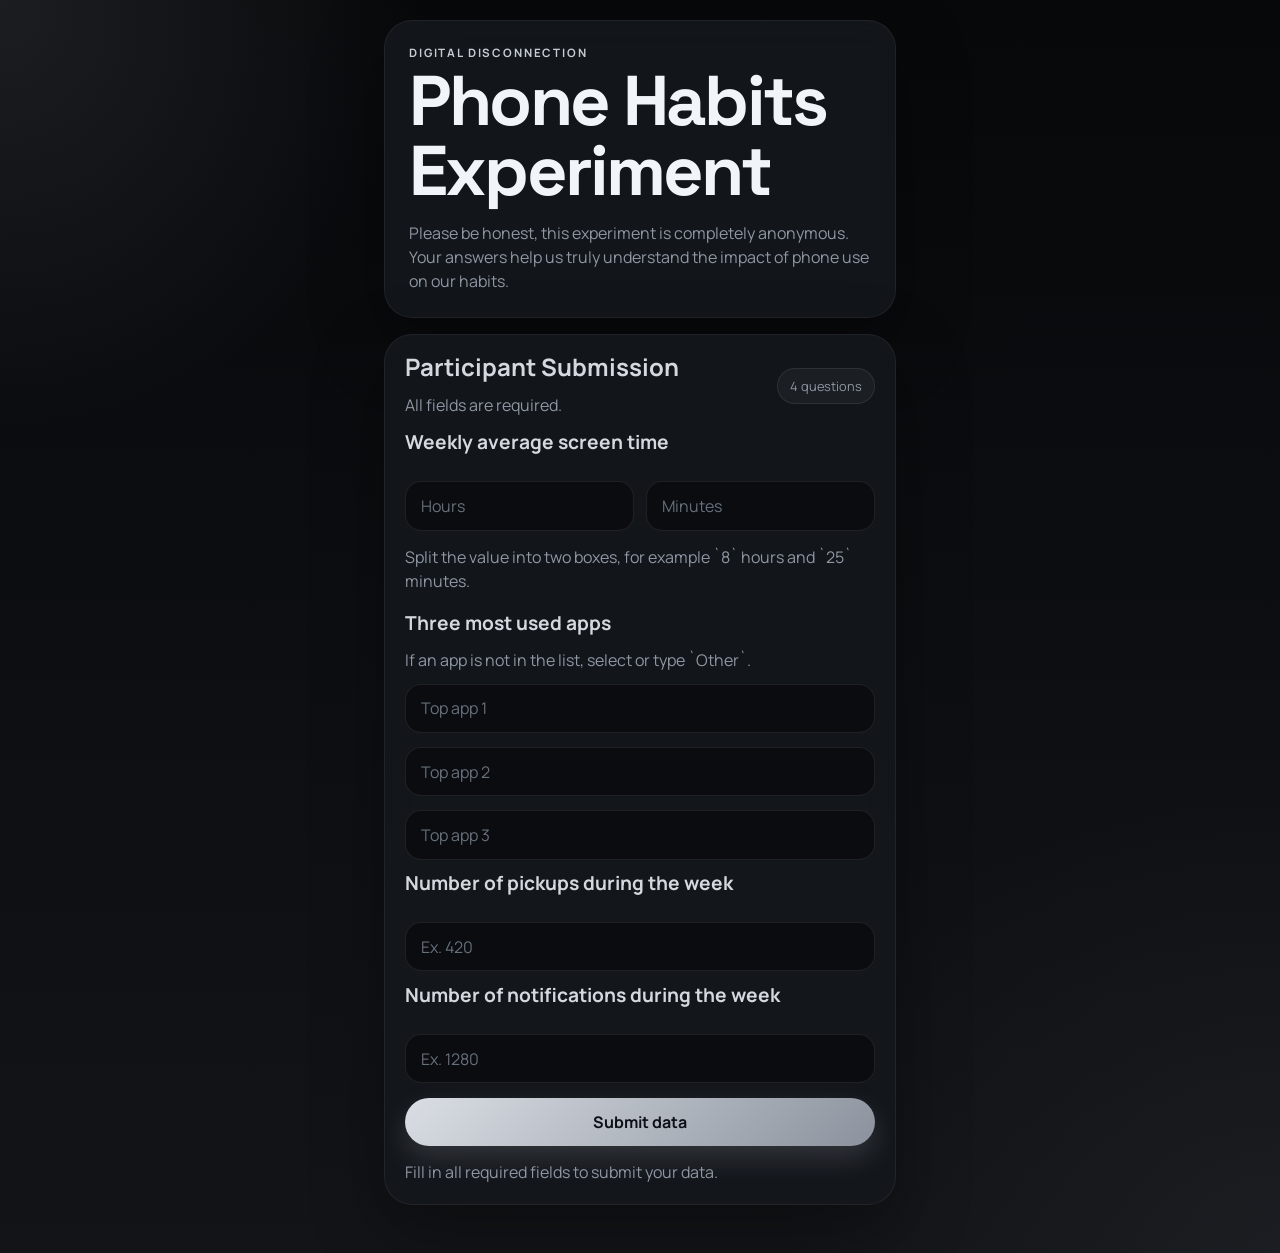
<file: index.html>
<!doctype html>
<html lang="en">
  <head>
    <meta charset="UTF-8" />
    <meta
      name="viewport"
      content="width=device-width, initial-scale=1.0, viewport-fit=cover"
    />
    <title>Digital Disconnection | Submission</title>
    <meta
      name="description"
      content="Submit your weekly screen time data from your phone."
    />
    <link rel="preconnect" href="https://fonts.googleapis.com" />
    <link rel="preconnect" href="https://fonts.gstatic.com" crossorigin />
    <link
      href="https://fonts.googleapis.com/css2?family=Space+Grotesk:wght@400;500;700&family=Manrope:wght@400;500;600;700&display=swap"
      rel="stylesheet"
    />
    <link rel="stylesheet" href="./styles.css" />
    <script src="./upload.js" defer></script>
  </head>
  <body>
    <main class="app-shell">
      <section class="hero-card">
        <p class="eyebrow">Digital Disconnection</p>
        <h1>Phone Habits Experiment</h1>
        <p class="hero-copy">
          Please be honest, this experiment is completely anonymous. Your answers help us truly understand the impact of phone use on our habits.
        </p>
      </section>

      <section class="panel">
        <div class="panel-heading">
          <div>
            <h2>Participant Submission</h2>
            <p class="helper-text">All fields are required.</p>
          </div>
          <span class="chip">4 questions</span>
        </div>

        <form id="uploadForm" class="stack-form">
          <h3 class="subheading">Weekly average screen time</h3>
          <div class="time-grid">
            <input
              id="weeklyHours"
              name="weeklyHours"
              class="text-input"
              type="number"
              min="0"
              max="23"
              inputmode="numeric"
              required
              placeholder="Hours"
            />
            <input
              id="weeklyMinutes"
              name="weeklyMinutes"
              class="text-input"
              type="number"
              min="0"
              max="59"
              inputmode="numeric"
              required
              placeholder="Minutes"
            />
          </div>
          <p class="helper-text">Split the value into two boxes, for example `8` hours and `25` minutes.</p>

          <div class="entry-editor">
            <div class="panel-heading compact-heading">
              <div>
                <h2 class="subheading">Three most used apps</h2>
                <p class="helper-text">If an app is not in the list, select or type `Other`.</p>
              </div>
            </div>

            <div class="entries-list fixed-three">
              <div class="autocomplete-field">
                <input id="topApp1" class="text-input" type="text" maxlength="60" placeholder="Top app 1" autocomplete="off" required />
                <div class="autocomplete-list" id="topApp1Suggestions"></div>
              </div>
              <div class="autocomplete-field">
                <input id="topApp2" class="text-input" type="text" maxlength="60" placeholder="Top app 2" autocomplete="off" required />
                <div class="autocomplete-list" id="topApp2Suggestions"></div>
              </div>
              <div class="autocomplete-field">
                <input id="topApp3" class="text-input" type="text" maxlength="60" placeholder="Top app 3" autocomplete="off" required />
                <div class="autocomplete-list" id="topApp3Suggestions"></div>
              </div>
            </div>
          </div>

          <h3 class="subheading">Number of pickups during the week</h3>
          <input
            id="pickupsCount"
            name="pickupsCount"
            class="text-input"
            type="number"
            min="0"
            inputmode="numeric"
            required
            placeholder="Ex. 420"
          />

          <h3 class="subheading">Number of notifications during the week</h3>
          <input
            id="notificationsCount"
            name="notificationsCount"
            class="text-input"
            type="number"
            min="0"
            inputmode="numeric"
            required
            placeholder="Ex. 1280"
          />

          <button class="primary-button" id="submitButton" type="submit">
            Submit data
          </button>
          <p class="status-text" id="statusText">
            Fill in all required fields to submit your data.
          </p>
        </form>
      </section>
    </main>

    <div class="modal-backdrop is-hidden" id="honestyModal" aria-hidden="true">
      <div class="modal-card" role="dialog" aria-modal="true" aria-labelledby="honestyTitle">
        <p class="section-kicker">Final Check</p>
        <h2 id="honestyTitle">Were you honest?</h2>
        <p class="hero-copy">If not, please enter the correct data.</p>
        <div class="modal-actions">
          <button class="primary-button" id="confirmHonestyButton" type="button">
            Yes, I was honest
          </button>
          <button class="ghost-button" id="editHonestyButton" type="button">
            No, let me edit my data
          </button>
        </div>
      </div>
    </div>
  </body>
</html>
</file>
<file: styles.css>
:root {
  color-scheme: dark;
  --bg: #121417;
  --bg-deep: #090a0c;
  --panel: rgba(20, 24, 29, 0.86);
  --panel-soft: rgba(24, 28, 34, 0.9);
  --text: #d5d9df;
  --muted: #8e97a3;
  --line: rgba(213, 217, 223, 0.1);
  --accent: #8e939c;
  --accent-deep: #c6ccd4;
  --shadow: 0 24px 70px rgba(0, 0, 0, 0.35);
  --radius-xl: 28px;
  --radius-lg: 20px;
}

* {
  box-sizing: border-box;
}

html {
  font-size: 16px;
}

body {
  margin: 0;
  min-height: 100vh;
  font-family: "Manrope", sans-serif;
  color: var(--text);
  background:
    radial-gradient(circle at top left, rgba(118, 128, 143, 0.18), transparent 24%),
    radial-gradient(circle at bottom right, rgba(90, 97, 110, 0.12), transparent 28%),
    linear-gradient(180deg, #070809, var(--bg-deep) 18%, var(--bg) 100%);
}

button,
input {
  font: inherit;
}

.app-shell,
.dashboard-shell {
  margin: 0 auto;
  padding: calc(1.25rem + env(safe-area-inset-top)) 1rem calc(2rem + env(safe-area-inset-bottom));
}

.app-shell {
  width: min(100%, 34rem);
}

.dashboard-shell {
  width: min(100%, 74rem);
}

.hero-card,
.panel {
  backdrop-filter: blur(16px);
  background: var(--panel);
  border: 1px solid rgba(255, 255, 255, 0.06);
  box-shadow: var(--shadow);
}

.hero-card {
  padding: 1.5rem;
  border-radius: var(--radius-xl);
  margin-bottom: 1rem;
}

.admin-hero {
  margin-bottom: 1.25rem;
}

.eyebrow,
.section-kicker {
  margin: 0 0 0.35rem;
  text-transform: uppercase;
  letter-spacing: 0.16em;
  font-size: 0.72rem;
  color: var(--accent-deep);
  font-weight: 700;
}

.hero-card h1,
.panel h2,
.subheading {
  margin: 0 0 0.9rem;
  line-height: 1;
}

.hero-card h1 {
  font-family: "Space Grotesk", sans-serif;
  font-size: clamp(2.4rem, 7vw, 4.4rem);
  letter-spacing: -0.04em;
  color: #f1f4f8;
}

.subheading {
  font-size: 1.2rem;
}

.hero-copy,
.helper-text,
.status-text,
.stat-helper,
.chart-caption,
.empty-state {
  margin: 0;
  line-height: 1.5;
  color: var(--muted);
}

.panel {
  border-radius: var(--radius-xl);
  padding: 1.25rem;
  margin-bottom: 1rem;
}

.soft-panel {
  background: var(--panel-soft);
}

.panel-heading,
.action-row {
  display: flex;
  align-items: center;
  justify-content: space-between;
  gap: 0.75rem;
}

.compact-heading {
  align-items: flex-end;
}

.chip {
  border-radius: 999px;
  padding: 0.5rem 0.75rem;
  background: rgba(255, 255, 255, 0.04);
  font-size: 0.8rem;
  color: var(--muted);
  border: 1px solid var(--line);
}

.stack-form {
  display: grid;
  gap: 0.9rem;
  margin-top: 1rem;
}

.field-label,
.stat-label {
  display: block;
  font-size: 0.84rem;
  color: var(--muted);
}

.text-input {
  width: 100%;
  min-height: 3.1rem;
  border-radius: 16px;
  border: 1px solid var(--line);
  background: rgba(10, 12, 15, 0.9);
  padding: 0.8rem 0.95rem;
  color: var(--text);
  transition: border-color 160ms ease, box-shadow 160ms ease, background-color 160ms ease;
}

.text-input:focus {
  outline: none;
  border-color: rgba(198, 204, 212, 0.28);
  box-shadow: 0 0 0 4px rgba(198, 204, 212, 0.08);
  background: rgba(10, 12, 15, 0.95);
}

.time-grid {
  display: grid;
  grid-template-columns: repeat(2, minmax(0, 1fr));
  gap: 0.75rem;
}

.text-input::placeholder {
  color: #66707d;
}

.entry-editor {
  margin-top: 0.4rem;
  display: grid;
  gap: 0.75rem;
}

.entries-list,
.submission-list {
  display: grid;
  gap: 0.85rem;
}

.fixed-three {
  grid-template-columns: 1fr;
}

.autocomplete-field {
  position: relative;
}

.autocomplete-list {
  position: absolute;
  top: calc(100% + 0.35rem);
  left: 0;
  right: 0;
  display: none;
  z-index: 20;
  border: 1px solid var(--line);
  border-radius: 16px;
  background: rgba(14, 17, 21, 0.98);
  box-shadow: 0 18px 36px rgba(0, 0, 0, 0.32);
  overflow: hidden;
}

.autocomplete-list.is-visible {
  display: grid;
}

.autocomplete-item {
  min-height: 2.9rem;
  padding: 0.7rem 0.95rem;
  text-align: left;
  background: transparent;
  color: var(--text);
  border: 0;
  border-bottom: 1px solid var(--line);
}

.autocomplete-item:last-child {
  border-bottom: 0;
}

.autocomplete-item:hover,
.autocomplete-item:focus-visible {
  background: rgba(255, 255, 255, 0.06);
  outline: none;
}

.entry-row {
  display: grid;
  grid-template-columns: minmax(0, 1.5fr) minmax(0, 0.8fr) auto;
  gap: 0.55rem;
  align-items: center;
}

.primary-button,
.ghost-button {
  border: 0;
  border-radius: 999px;
  min-height: 3rem;
  padding: 0.8rem 1rem;
  font-weight: 700;
}

.primary-button {
  background: linear-gradient(135deg, #dadee4, #8b929d);
  color: #0d1014;
  box-shadow: 0 12px 28px rgba(186, 194, 204, 0.18);
}

.ghost-button {
  background: rgba(255, 255, 255, 0.03);
  color: var(--text);
  border: 1px solid var(--line);
}

.remove-button {
  white-space: nowrap;
}

.dashboard-grid {
  display: grid;
  grid-template-columns: minmax(0, 0.95fr) minmax(0, 1.05fr);
  gap: 1rem;
}

.stats-grid {
  display: grid;
  grid-template-columns: repeat(2, minmax(0, 1fr));
  gap: 0.75rem;
  margin-top: 1rem;
}

.stat-card {
  background: rgba(255, 255, 255, 0.03);
  border: 1px solid var(--line);
  border-radius: var(--radius-lg);
  padding: 1rem;
}

.stat-card.accent {
  background: linear-gradient(160deg, rgba(189, 196, 207, 0.1), rgba(255, 255, 255, 0.03));
}

.stat-value {
  display: block;
  font-size: clamp(1.6rem, 5vw, 2.5rem);
  line-height: 1;
  margin: 0.35rem 0;
}

.stat-value-small {
  font-size: clamp(1.2rem, 3vw, 1.8rem);
}

.submission-card {
  border-radius: var(--radius-lg);
  border: 1px solid var(--line);
  background: rgba(255, 255, 255, 0.03);
  padding: 0.9rem;
}

.manual-card {
  display: block;
}

.submission-meta {
  display: grid;
  gap: 0.28rem;
}

.tag-list {
  display: flex;
  flex-wrap: wrap;
  gap: 0.45rem;
  margin-top: 0.35rem;
}

.tag {
  display: inline-flex;
  align-items: center;
  min-height: 2rem;
  padding: 0.35rem 0.7rem;
  border-radius: 999px;
  background: rgba(255, 255, 255, 0.06);
  color: var(--accent-deep);
  font-size: 0.88rem;
  font-weight: 500;
}

.chart-wrap {
  margin-top: 1rem;
  min-height: 24rem;
  background: rgba(255, 255, 255, 0.03);
  border-radius: var(--radius-lg);
  padding: 1rem;
  border: 1px solid var(--line);
}

.modal-backdrop {
  position: fixed;
  inset: 0;
  z-index: 100;
  display: grid;
  place-items: center;
  padding: 1rem;
  background: rgba(3, 4, 6, 0.72);
  backdrop-filter: blur(10px);
}

.modal-card {
  width: min(100%, 28rem);
  padding: 1.35rem;
  border-radius: var(--radius-xl);
  background: rgba(18, 22, 27, 0.96);
  border: 1px solid rgba(255, 255, 255, 0.08);
  box-shadow: 0 28px 80px rgba(0, 0, 0, 0.4);
}

.modal-actions {
  display: grid;
  gap: 0.75rem;
  margin-top: 1rem;
}

.is-hidden {
  display: none;
}

.admin-chart {
  min-height: 28rem;
}

@media (max-width: 900px) {
  .dashboard-grid {
    grid-template-columns: 1fr;
  }
}

@media (max-width: 560px) {
  .panel-heading,
  .action-row,
  .compact-heading {
    flex-direction: column;
    align-items: stretch;
  }

  .stats-grid,
  .entry-row,
  .time-grid {
    grid-template-columns: 1fr;
  }
}
</file>
